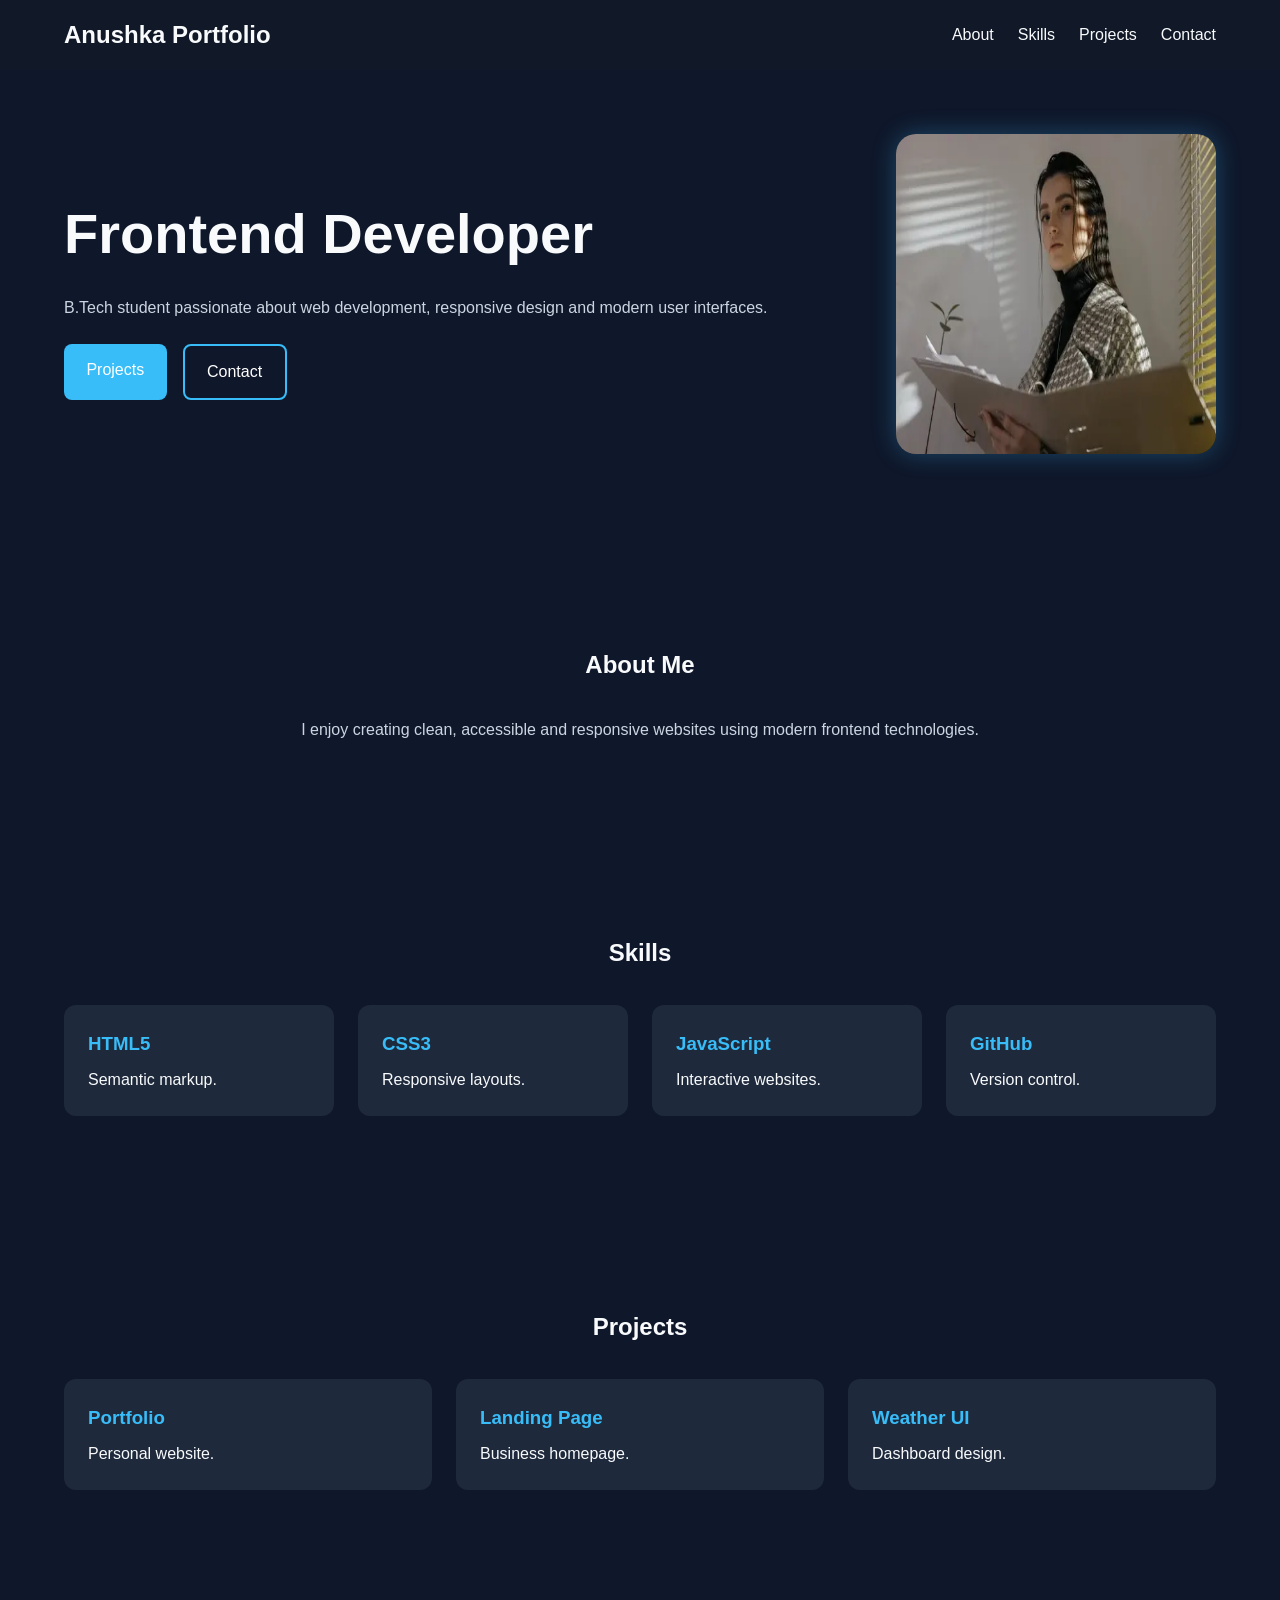
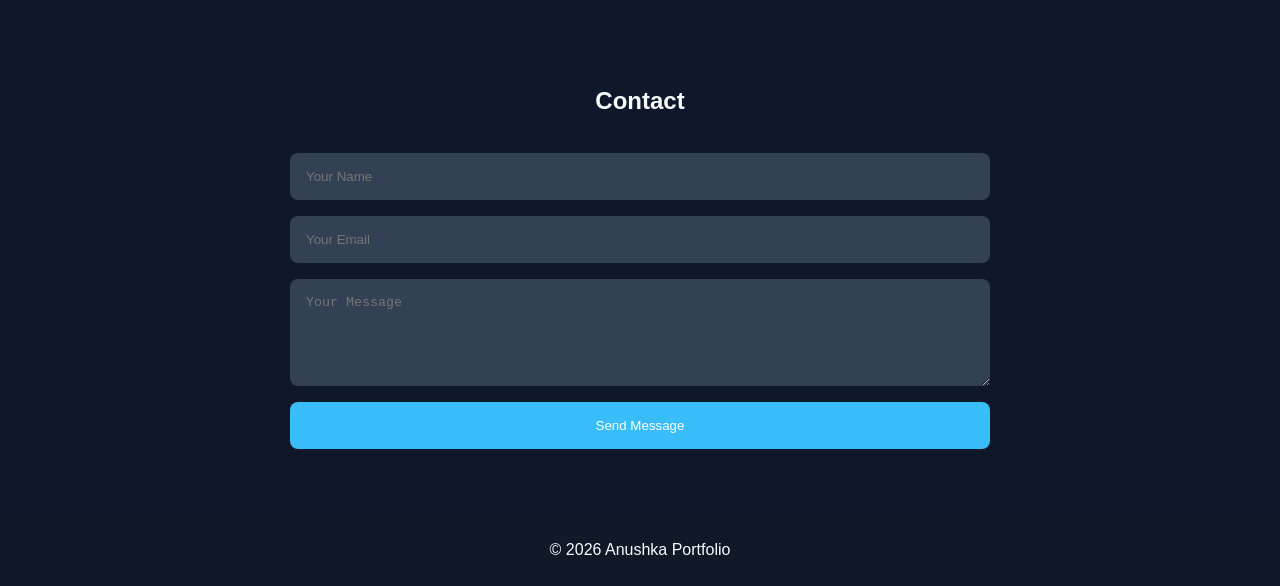
<file: Project 1/index.html>
<!DOCTYPE html>
<html lang="en">

<head>
    <meta charset="UTF-8">

    <meta
        name="viewport"
        content="width=device-width, initial-scale=1.0">

    <title>Anushka Portfolio</title>

    <link rel="stylesheet" href="style.css">
</head>

<body>

    <header class="site-header">

        <div class="container nav-wrapper">

            <h1 class="logo">
                Anushka Portfolio
            </h1>

            <nav aria-label="Main Navigation">

                <ul class="nav-list">

                    <li>
                        <a href="#about">About</a>
                    </li>

                    <li>
                        <a href="#skills">Skills</a>
                    </li>

                    <li>
                        <a href="#projects">Projects</a>
                    </li>

                    <li>
                        <a href="#contact">Contact</a>
                    </li>

                </ul>

            </nav>

        </div>

    </header>

    <main class="page-layout">

        <section class="hero section">

            <div class="container hero-content">

                <div class="hero-text">

                    <h2>
                        Frontend Developer
                    </h2>

                    <p>
                        B.Tech student passionate about
                        web development, responsive design
                        and modern user interfaces.
                    </p>

                    <div class="button-group">

                        <a
                            href="#projects"
                            class="btn">
                            Projects
                        </a>

                        <a
                            href="#contact"
                            class="btn btn-outline">
                            Contact
                        </a>

                    </div>

                </div>

                <picture>

                    <source
                        srcset="assets/image.webp"
                        type="image.webp">

                    <source
                        srcset="assets/image.webp"
                        type="image.webp">

                    <img
                        src="assets/image.webp"
                        alt="Developer portrait"
                        width="320"
                        height="320"
                        class="hero-image">

                </picture>

            </div>

        </section>

        <section
            class="about section"
            id="about">

            <div class="container">

                <h2 class="section-title">
                    About Me
                </h2>

                <p class="section-text">
                    I enjoy creating clean,
                    accessible and responsive
                    websites using modern
                    frontend technologies.
                </p>

            </div>

        </section>

        <section
            class="skills section"
            id="skills">

            <div class="container">

                <h2 class="section-title">
                    Skills
                </h2>

                <div class="card-grid">

                    <article class="card">
                        <h3>HTML5</h3>
                        <p>Semantic markup.</p>
                    </article>

                    <article class="card">
                        <h3>CSS3</h3>
                        <p>Responsive layouts.</p>
                    </article>

                    <article class="card">
                        <h3>JavaScript</h3>
                        <p>Interactive websites.</p>
                    </article>

                    <article class="card">
                        <h3>GitHub</h3>
                        <p>Version control.</p>
                    </article>

                </div>

            </div>

        </section>

        <section
            class="projects section"
            id="projects">

            <div class="container">

                <h2 class="section-title">
                    Projects
                </h2>

                <div class="card-grid">

                    <article class="card">
                        <h3>Portfolio</h3>
                        <p>Personal website.</p>
                    </article>

                    <article class="card">
                        <h3>Landing Page</h3>
                        <p>Business homepage.</p>
                    </article>

                    <article class="card">
                        <h3>Weather UI</h3>
                        <p>Dashboard design.</p>
                    </article>

                </div>

            </div>

        </section>

        <section
            class="contact section"
            id="contact">

            <div class="container">

                <h2 class="section-title">
                    Contact
                </h2>

                <form class="contact-form">

                    <input
                        type="text"
                        placeholder="Your Name"
                        required>

                    <input
                        type="email"
                        placeholder="Your Email"
                        required>

                    <textarea
                        rows="5"
                        placeholder="Your Message"
                        required></textarea>

                    <button type="submit">
                        Send Message
                    </button>

                </form>

            </div>

        </section>

    </main>

    <footer class="site-footer">

        <p>
            © 2026 Anushka Portfolio
        </p>

    </footer>

</body>

</html>
</file>
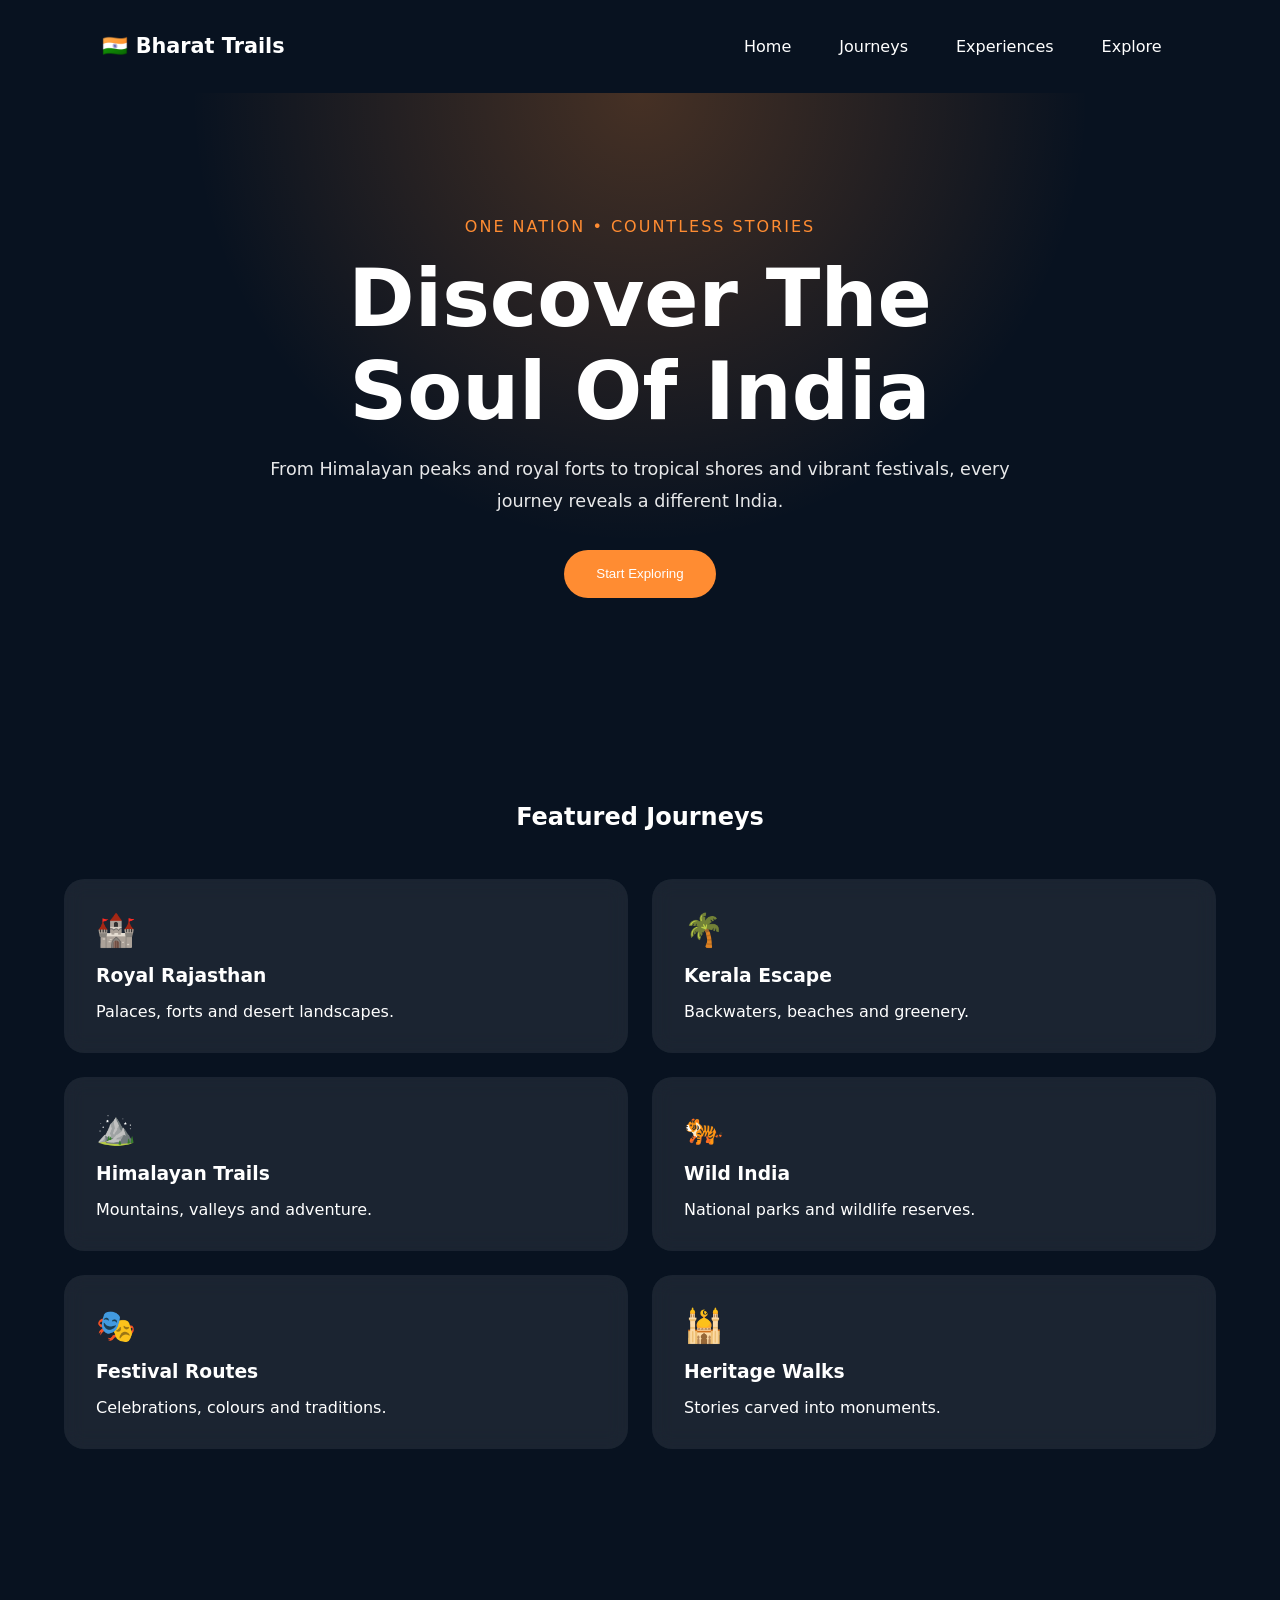
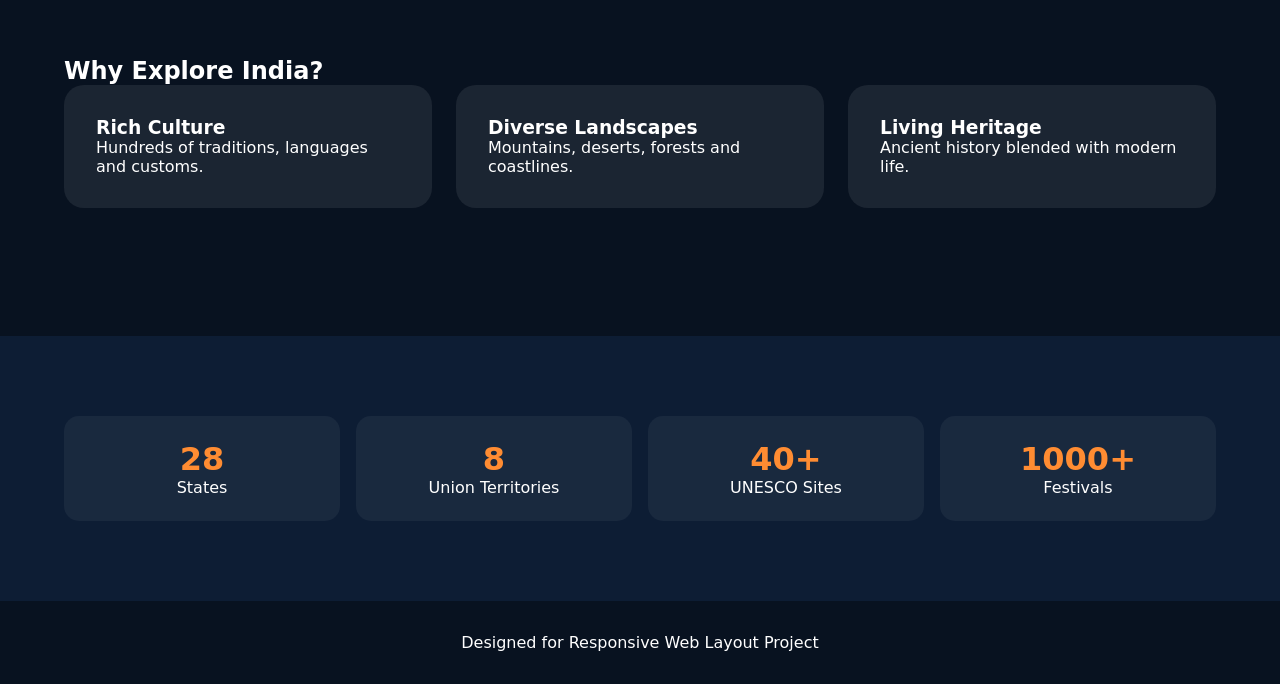
<file: Project 2/index.html>
<!DOCTYPE html>
<html lang="en">
<head>
    <meta charset="UTF-8">
    <meta name="viewport" content="width=device-width, initial-scale=1.0">
    <title>Bharat Trails</title>
    <link rel="stylesheet" href="style.css">
</head>
<body>

<header class="header">

    <div class="brand">
        🇮🇳 Bharat Trails
    </div>

    <input type="checkbox" id="menu-toggle">

    <label for="menu-toggle" class="hamburger">
        ☰
    </label>

    <nav class="navbar">
        <ul class="nav-list">
            <li><a href="#">Home</a></li>
            <li><a href="#">Journeys</a></li>
            <li><a href="#">Experiences</a></li>
            <li><a href="#">Explore</a></li>
        </ul>
    </nav>

</header>

<main>

    <section class="hero">
        <div class="hero-content">

            <p class="tagline">
                ONE NATION • COUNTLESS STORIES
            </p>

            <h1>
                Discover The Soul Of India
            </h1>

            <p class="hero-text">
                From Himalayan peaks and royal forts
                to tropical shores and vibrant festivals,
                every journey reveals a different India.
            </p>

            <button>
                Start Exploring
            </button>

        </div>
    </section>

    <section class="journeys">

        <h2>Featured Journeys</h2>

        <div class="journey-grid">

            <article class="card">
                <span>🏰</span>
                <h3>Royal Rajasthan</h3>
                <p>Palaces, forts and desert landscapes.</p>
            </article>

            <article class="card">
                <span>🌴</span>
                <h3>Kerala Escape</h3>
                <p>Backwaters, beaches and greenery.</p>
            </article>

            <article class="card">
                <span>⛰️</span>
                <h3>Himalayan Trails</h3>
                <p>Mountains, valleys and adventure.</p>
            </article>

            <article class="card">
                <span>🐅</span>
                <h3>Wild India</h3>
                <p>National parks and wildlife reserves.</p>
            </article>

            <article class="card">
                <span>🎭</span>
                <h3>Festival Routes</h3>
                <p>Celebrations, colours and traditions.</p>
            </article>

            <article class="card">
                <span>🕌</span>
                <h3>Heritage Walks</h3>
                <p>Stories carved into monuments.</p>
            </article>

        </div>

    </section>

    <section class="reasons">

        <h2>Why Explore India?</h2>

        <div class="reason-grid">

            <article class="reason-card">
                <h3>Rich Culture</h3>
                <p>Hundreds of traditions, languages and customs.</p>
            </article>

            <article class="reason-card">
                <h3>Diverse Landscapes</h3>
                <p>Mountains, deserts, forests and coastlines.</p>
            </article>

            <article class="reason-card">
                <h3>Living Heritage</h3>
                <p>Ancient history blended with modern life.</p>
            </article>

        </div>

    </section>

    <section class="stats">

        <div class="stat">
            <h3>28</h3>
            <p>States</p>
        </div>

        <div class="stat">
            <h3>8</h3>
            <p>Union Territories</p>
        </div>

        <div class="stat">
            <h3>40+</h3>
            <p>UNESCO Sites</p>
        </div>

        <div class="stat">
            <h3>1000+</h3>
            <p>Festivals</p>
        </div>

    </section>

</main>

<footer class="footer">
    <p>Designed for Responsive Web Layout Project</p>
</footer>

</body>
</html>
</file>
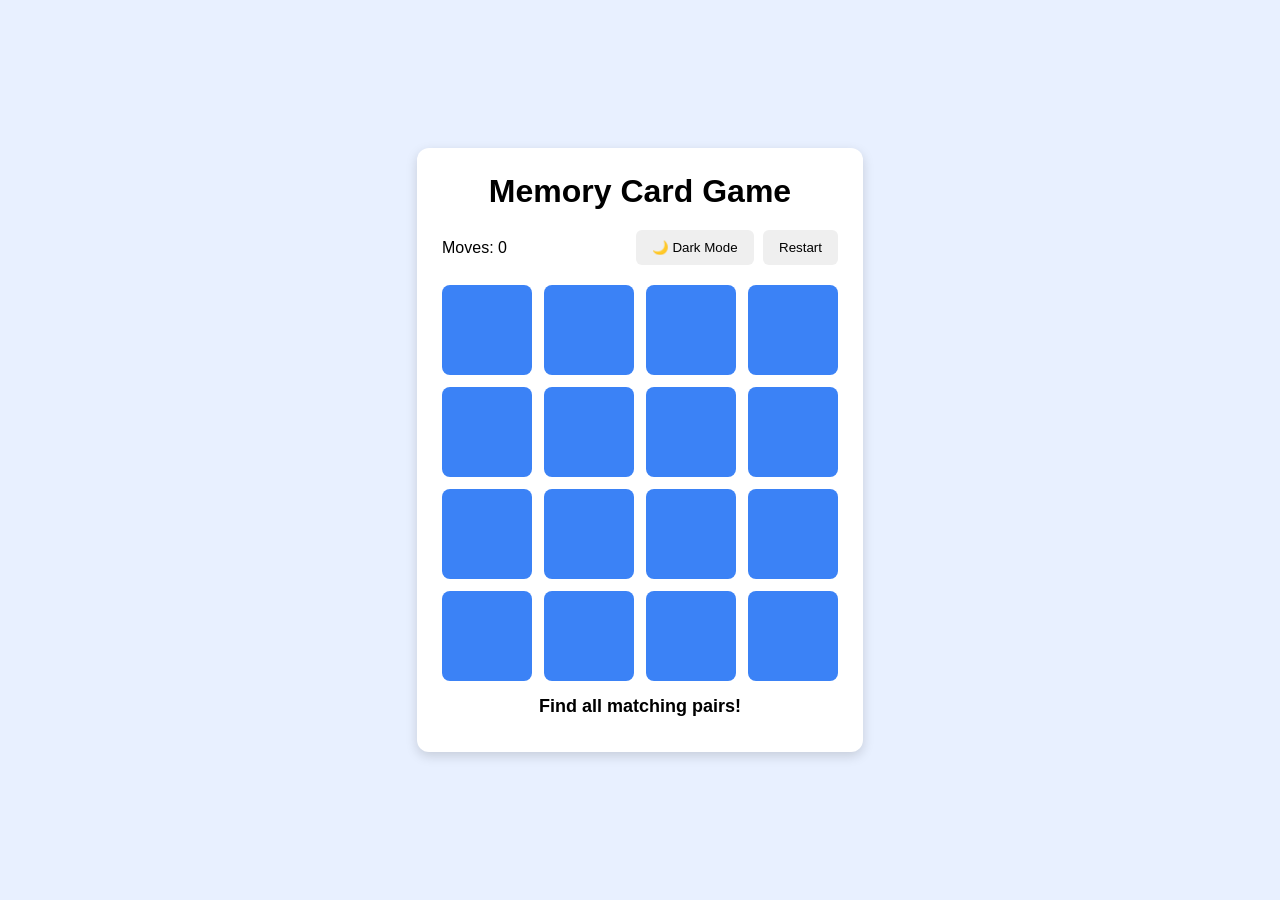
<file: Project 3/index.html>
<!DOCTYPE html>
<html lang="en">
<head>
<meta charset="UTF-8">
<meta name="viewport" content="width=device-width, initial-scale=1.0">
<title>Memory Card Game</title>
<link rel="stylesheet" href="style.css">
</head>
<body>

<div class="container">

    <h1>Memory Card Game</h1>

    <div class="stats">
        <p>Moves: <span id="moves">0</span></p>

        <div>
            <button id="themeBtn">🌙 Dark Mode</button>
            <button id="restart">Restart</button>
        </div>
    </div>

    <div class="game-board" id="board"></div>

    <p id="status">Find all matching pairs!</p>

    <p id="message"></p>

</div>

<script src="script.js"></script>
</body>
</html>
</file>
<file: Project 1/style.css>
:root{
    --bg:#0f172a;
    --surface:#1e293b;
    --primary:#38bdf8;
    --text:#f8fafc;
    --muted:#cbd5e1;
}

*{
    margin:0;
    padding:0;
    box-sizing:border-box;
}

html{
    scroll-behavior:smooth;
}

body{
    font-family:Segoe UI, Arial, sans-serif;
    background:var(--bg);
    color:var(--text);
    line-height:1.6;
}

img{
    max-width:100%;
    display:block;
}

.container{
    width:min(90%,1200px);
    margin:auto;
}

/* ---------- HEADER ---------- */

.site-header{
    background:#111827;
    position:sticky;
    top:0;
    z-index:100;
}

.nav-wrapper{
    display:flex;
    justify-content:space-between;
    align-items:center;
    padding:1rem 0;
}

.logo{
    font-size:1.5rem;
}

.nav-list{
    list-style:none;
    display:flex;
    gap:1.5rem;
}

.nav-list a{
    text-decoration:none;
    color:var(--text);
    transition:0.3s;
}

.nav-list a:hover{
    color:var(--primary);
}

/* ---------- MAIN GRID ---------- */

.page-layout{
    display:grid;
    grid-template-areas:
    "hero"
    "about"
    "skills"
    "projects"
    "contact";
    gap:4rem;
}

.hero{
    grid-area:hero;
}

.about{
    grid-area:about;
}

.skills{
    grid-area:skills;
}

.projects{
    grid-area:projects;
}

.contact{
    grid-area:contact;
}

.section{
    padding:4rem 0;
}

/* ---------- HERO ---------- */

.hero-content{
    display:flex;
    align-items:center;
    justify-content:space-between;
    gap:3rem;
}

.hero-text{
    flex:1;
}

.hero-text h2{
    font-size:clamp(2rem,5vw,3.5rem);
    margin-bottom:1rem;
}

.hero-text p{
    color:var(--muted);
    margin-bottom:1.5rem;
}

.hero-image{
    border-radius:20px;
    box-shadow:0 0 25px rgba(56,189,248,.3);
}

.button-group{
    display:flex;
    gap:1rem;
}

.btn{
    text-decoration:none;
    background:var(--primary);
    color:white;
    padding:.8rem 1.4rem;
    border-radius:8px;
}

.btn-outline{
    background:transparent;
    border:2px solid var(--primary);
}

/* ---------- CONTENT ---------- */

.section-title{
    text-align:center;
    margin-bottom:2rem;
}

.section-text{
    text-align:center;
    max-width:800px;
    margin:auto;
    color:var(--muted);
}

.card-grid{
    display:grid;
    grid-template-columns:
    repeat(auto-fit,minmax(250px,1fr));
    gap:1.5rem;
}

.card{
    background:var(--surface);
    padding:1.5rem;
    border-radius:12px;
    transition:.3s;
}

.card:hover{
    transform:translateY(-5px);
}

.card h3{
    color:var(--primary);
    margin-bottom:.5rem;
}

/* ---------- FORM ---------- */

.contact-form{
    max-width:700px;
    margin:auto;
    display:flex;
    flex-direction:column;
    gap:1rem;
}

.contact-form input,
.contact-form textarea{
    padding:1rem;
    border:none;
    border-radius:8px;
    background:#334155;
    color:white;
}

.contact-form button{
    border:none;
    cursor:pointer;
    padding:1rem;
    border-radius:8px;
    background:var(--primary);
    color:white;
}

/* ---------- FOOTER ---------- */

.site-footer{
    background:#111827;
    text-align:center;
    padding:1.5rem;
}

/* ---------- MOBILE ---------- */

@media (max-width:768px){

    .hero-content{
        flex-direction:column-reverse;
        text-align:center;
    }

    .button-group{
        justify-content:center;
    }

    .nav-wrapper{
        flex-direction:column;
        gap:1rem;
    }
}
</file>
<file: Project 2/style.css>
:root{
    --bg:#081220;
    --surface:rgba(255,255,255,0.08);
    --accent:#ff8c32;
    --accent-two:#60ec65;
    --text:#ffffff;
}

*{
    margin:0;
    padding:0;
    box-sizing:border-box;
}

html{
    scroll-behavior:smooth;
}

body{
    font-family:system-ui,sans-serif;
    background:var(--bg);
    color:var(--text);
}

/* HEADER */
/* HEADER */

.header{
    display:flex;
    justify-content:space-between;
    align-items:center;
    padding:1rem 5%;
    position:relative;
}

.brand{
    font-size:1.3rem;
    font-weight:700;
}

/* Hide checkbox */

#menu-toggle{
    display:none;
}

/* Hamburger */

.hamburger{
    font-size:2rem;
    cursor:pointer;
    display:block;
}

/* Mobile Menu */

.navbar{
    position:absolute;
    top:100%;
    left:0;
    width:100%;
    background:#0d1d34;
    display:none;
    padding:1rem 0;
}

#menu-toggle:checked ~ .navbar{
    display:block;
}

.nav-list{
    list-style:none;
}

.nav-list li{
    text-align:center;
    margin:1rem 0;
}

.nav-list a{
    color:white;
    text-decoration:none;
    padding:.8rem 1rem;
    display:block;
    transition:.3s;
}

.nav-list a:hover{
    background:rgba(255,255,255,.1);
}

/* HERO */

.hero{
    min-height:70vh;
    display:flex;
    justify-content:center;
    align-items:center;
    text-align:center;
    padding:4rem 5%;

    background:
    radial-gradient(
        circle at top,
        rgba(255,140,50,.25),
        transparent 50%
    );
}

.hero-content{
    max-width:800px;
}

.tagline{
    color:var(--accent);
    letter-spacing:2px;
    margin-bottom:1rem;
}

.hero h1{
    font-size:clamp(2.5rem,8vw,5rem);
    margin-bottom:1rem;
}

.hero-text{
    font-size:1.1rem;
    line-height:1.8;
    opacity:.9;
}

button{
    margin-top:2rem;
    border:none;
    background:var(--accent);
    color:white;
    padding:1rem 2rem;
    border-radius:50px;
    cursor:pointer;
    min-height:48px;
    transition:.3s;
}

button:hover{
    transform:translateY(-2px);
    background:#ff9d4d;
}

/* JOURNEYS */

.journeys{
    padding:5rem 5%;
}

.journeys h2{
    text-align:center;
    margin-bottom:3rem;
}

.journey-grid{
    display:grid;
    gap:1.5rem;
    grid-template-columns:1fr;
}

.card{
    background:var(--surface);
    backdrop-filter:blur(10px);
    padding:2rem;
    border-radius:20px;
    transition:.3s;
}

.card span{
    font-size:2rem;
}

.card h3{
    margin:1rem 0;
}

.card:hover{
    transform:translateY(-8px);
    box-shadow:0 10px 25px rgba(0,0,0,.3);
}

/* REASONS */

.reasons{
    padding:8rem 5%;
}

.reason-grid{
    display:grid;
    gap:1.5rem;
}

.reason-card{
    background:var(--surface);
    padding:2rem;
    border-radius:20px;
}

/* STATS */

.stats{
    padding:5rem 5%;
    display:grid;
    gap:1rem;
    text-align:center;
    background:#0d1d34;
}

.stat{
    background:rgba(255,255,255,.05);
    padding:1.5rem;
    border-radius:15px;
}

.stat h3{
    color:var(--accent);
    font-size:2rem;
}

/* FOOTER */

.footer{
    text-align:center;
    padding:2rem;
}

/* TABLET */

@media(min-width:768px){

    .journey-grid{
        grid-template-columns:repeat(2,1fr);
    }

    .reason-grid{
        grid-template-columns:repeat(3,1fr);
    }

    .stats{
        grid-template-columns:repeat(4,1fr);
    }
}

/* DESKTOP */
@media(min-width:1024px){

    .header{
        padding:1.5rem 8%;
    }

    .hamburger{
        display:none;
    }

    .navbar{
        position:static;
        display:block;
        width:auto;
        background:none;
        padding:0;
    }

    .nav-list{
        display:flex;
        gap:1rem;
    }

    .nav-list li{
        margin:0;
    }
}
</file>
<file: Project 3/style.css>
*{
    margin:0;
    padding:0;
    box-sizing:border-box;
    font-family:Arial,sans-serif;
}

body{
    min-height:100vh;
    display:flex;
    justify-content:center;
    align-items:center;
    background:#e8f0ff;
    transition:0.4s;
    padding:20px;
}

.container{
    text-align:center;
    padding:25px;
    border-radius:12px;
    background:white;
    box-shadow:0 4px 12px rgba(0,0,0,0.15);
    transition:0.4s;
}

h1{
    margin-bottom:20px;
}

.stats{
    display:flex;
    justify-content:space-between;
    align-items:center;
    gap:10px;
    margin-bottom:20px;
}

button{
    padding:10px 16px;
    border:none;
    border-radius:6px;
    cursor:pointer;
    transition:0.3s;
    margin-left:5px;
}

button:hover{
    transform:scale(1.05);
}

.game-board{
    display:grid;
    grid-template-columns:repeat(4,90px);
    gap:12px;
    justify-content:center;
}

.card{
    width:90px;
    height:90px;
    background:#3b82f6;
    color:transparent;
    display:flex;
    justify-content:center;
    align-items:center;
    font-size:35px;
    border-radius:8px;
    cursor:pointer;
    -webkit-user-select:none;
    user-select:none;
    transition:0.3s;
}

.card:hover{
    transform:scale(1.05);
}

.card.flipped{
    background:white;
    color:black;
}

.card.matched{
    background:#22c55e;
    color:white;
    cursor:default;
}

#status{
    margin-top:15px;
    font-size:18px;
    font-weight:bold;
}

#message{
    margin-top:10px;
    font-size:22px;
    font-weight:bold;
    color:#22c55e;
}

/* DARK MODE */

.dark{
    background:#121212;
    color:white;
}

.dark .container{
    background:#1e1e1e;
    color:white;
}

.dark .card{
    background:#444;
}

.dark .card.flipped{
    background:white;
    color:black;
}

.dark .card.matched{
    background:#22c55e;
}

.dark button{
    background:#333;
    color:white;
}

/* RESPONSIVE */

@media(max-width:500px){

    .game-board{
        grid-template-columns:repeat(4,70px);
        gap:8px;
    }

    .card{
        width:70px;
        height:70px;
        font-size:28px;
    }

    .stats{
        flex-direction:column;
    }
}
</file>
